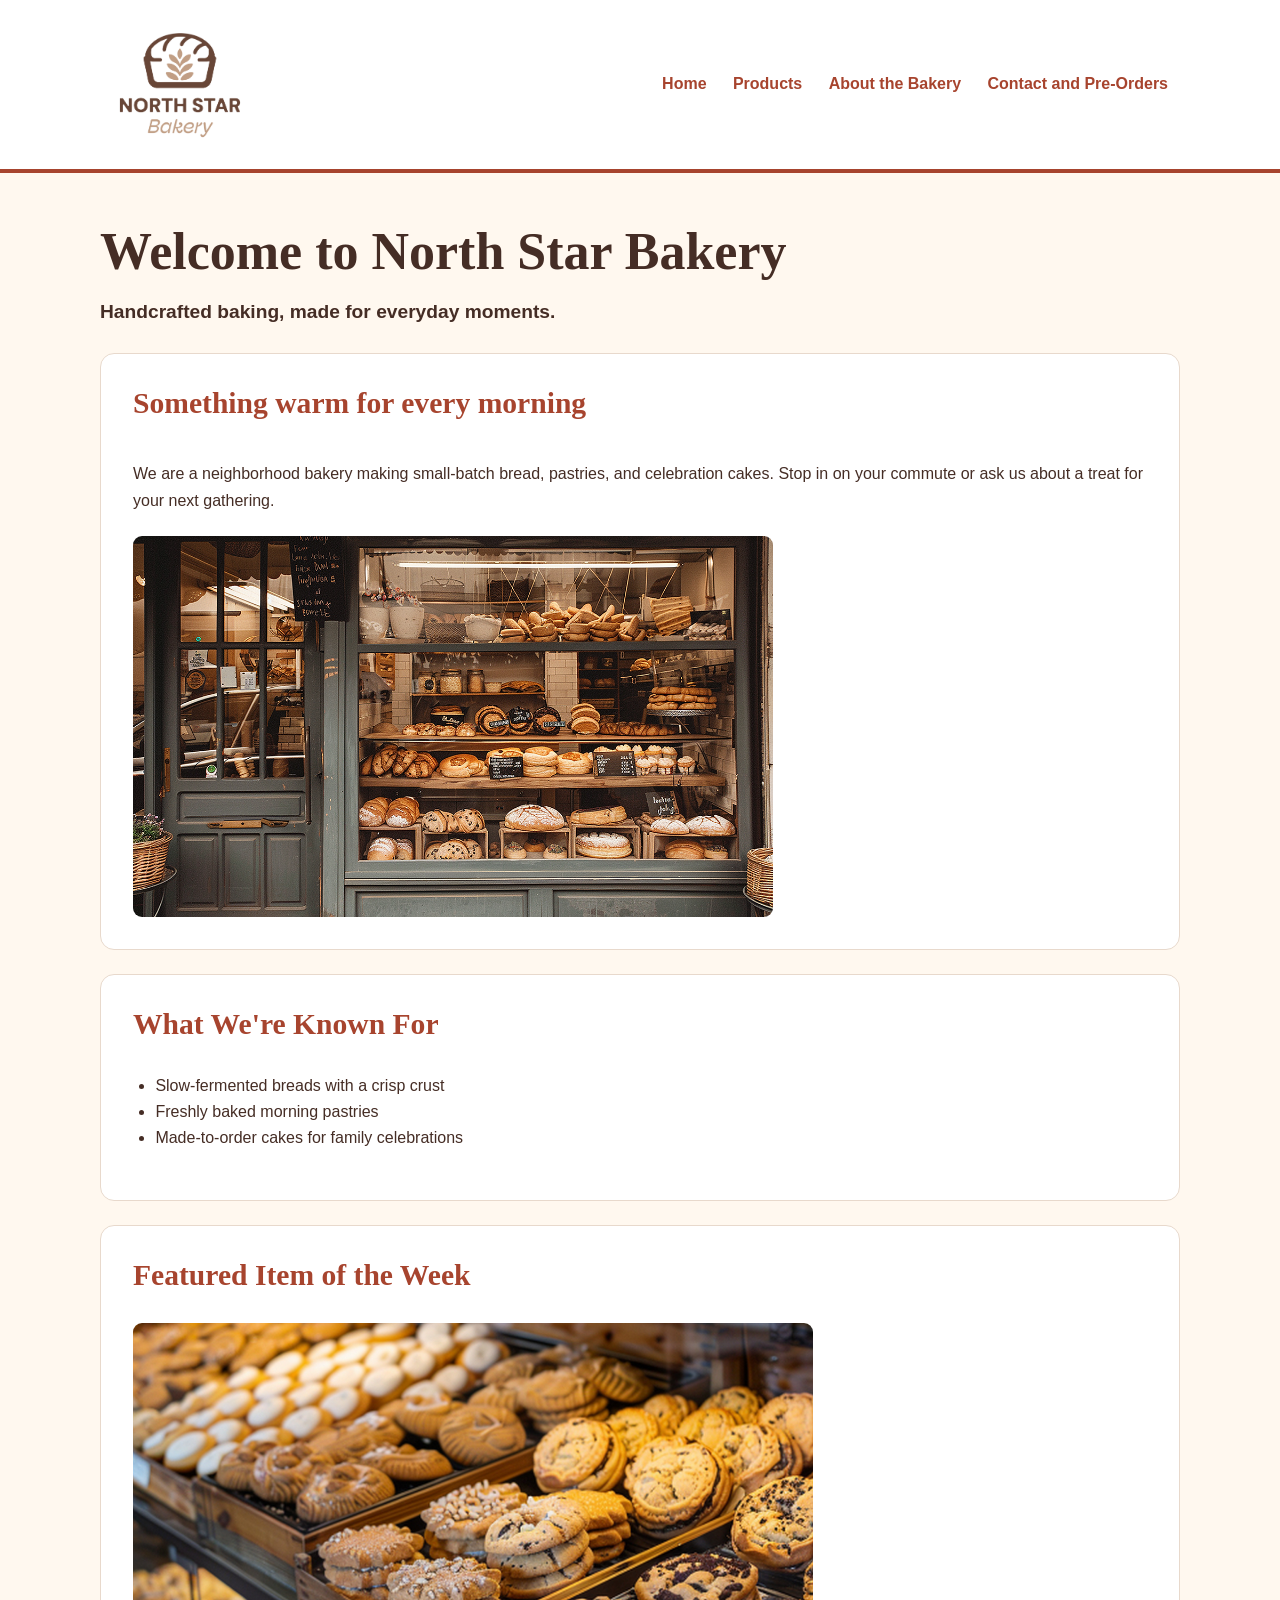
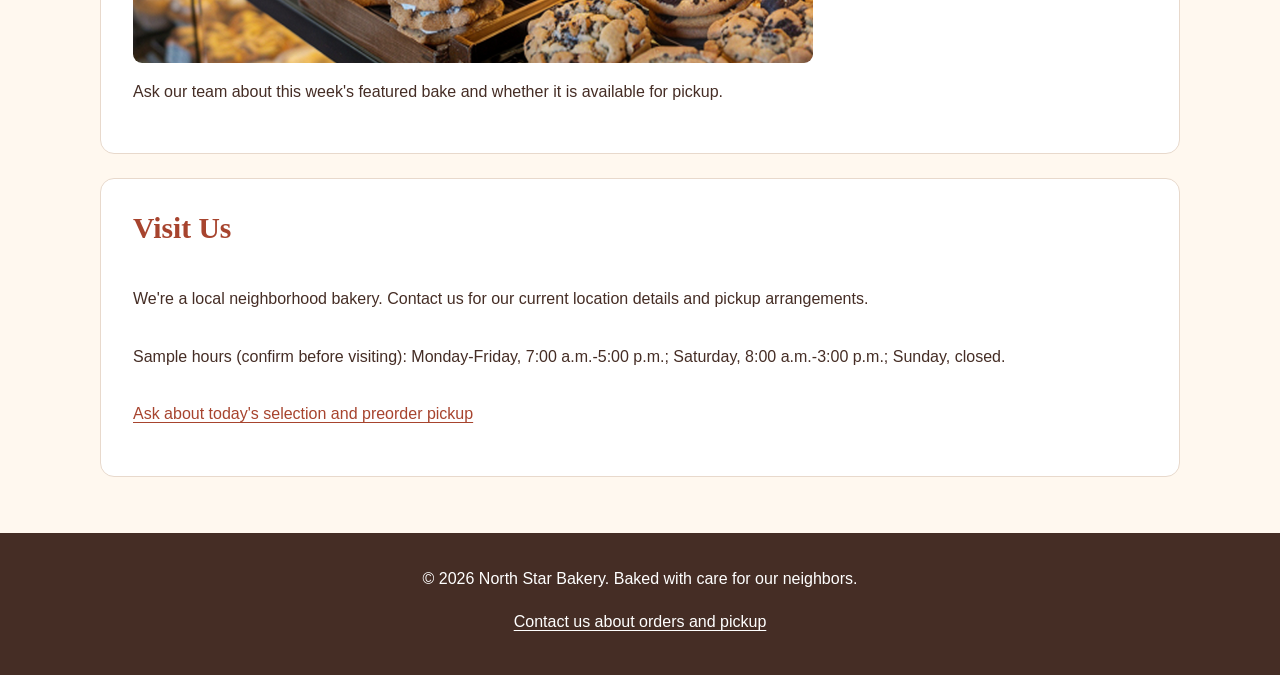
<file: index.html>
<!DOCTYPE html>
<html lang="en">
<head>
  <meta charset="UTF-8">
  <meta name="viewport" content="width=device-width, initial-scale=1.0">
  <title>Home | North Star Bakery</title>
  <link rel="stylesheet" href="styles.css">
</head>
<body>
  <header>
    <a href="index.html" aria-label="North Star Bakery home">
      <img src="media/bakery-logo_c.png" alt="North Star Bakery logo" width="180">
    </a>

    <nav aria-label="Main navigation">
      <ul>
        <li><a href="index.html">Home</a></li>
        <li><a href="products.html">Products</a></li>
        <li><a href="about.html">About the Bakery</a></li>
        <li><a href="contact.html">Contact and Pre-Orders</a></li>
      </ul>
    </nav>
  </header>

  <main>
    <h1>Welcome to North Star Bakery</h1>
    <p class="intro">Handcrafted baking, made for everyday moments.</p>

    <section aria-labelledby="welcome-heading">
      <h2 id="welcome-heading">Something warm for every morning</h2>

      <p>
        We are a neighborhood bakery making small-batch bread,
        pastries, and celebration cakes. Stop in on your commute
        or ask us about a treat for your next gathering.
      </p>

      <img
        src="media/bakery-storefront_c.png"
        alt="North Star Bakery storefront welcoming neighborhood customers"
        width="640">
    </section>

    <section aria-labelledby="known-heading">
      <h2 id="known-heading">What We're Known For</h2>

      <ul>
        <li>Slow-fermented breads with a crisp crust</li>
        <li>Freshly baked morning pastries</li>
        <li>Made-to-order cakes for family celebrations</li>
      </ul>
    </section>

    <section aria-labelledby="featured-heading">
      <h2 id="featured-heading">Featured Item of the Week</h2>

      <picture>
        <source
          media="(max-width: 600px)"
          srcset="media/bakery-feature-small_c.png">

        <img
          src="media/bakery-feature-large_c.png"
          alt="Featured freshly baked bakery item displayed for the week"
          width="680">
      </picture>

      <p>
        Ask our team about this week's featured bake
        and whether it is available for pickup.
      </p>
    </section>

    <section aria-labelledby="visit-heading">
      <h2 id="visit-heading">Visit Us</h2>

      <p>
        We're a local neighborhood bakery. Contact us for our
        current location details and pickup arrangements.
      </p>

      <p>
        Sample hours (confirm before visiting):
        Monday-Friday, 7:00 a.m.-5:00 p.m.;
        Saturday, 8:00 a.m.-3:00 p.m.;
        Sunday, closed.
      </p>

      <p>
        <a href="contact.html">
          Ask about today's selection and preorder pickup
        </a>
      </p>
    </section>
  </main>

  <footer>
    <p>&copy; 2026 North Star Bakery. Baked with care for our neighbors.</p>
    <p>
      <a href="contact.html">Contact us about orders and pickup</a>
    </p>
  </footer>
</body>
</html>
</file>
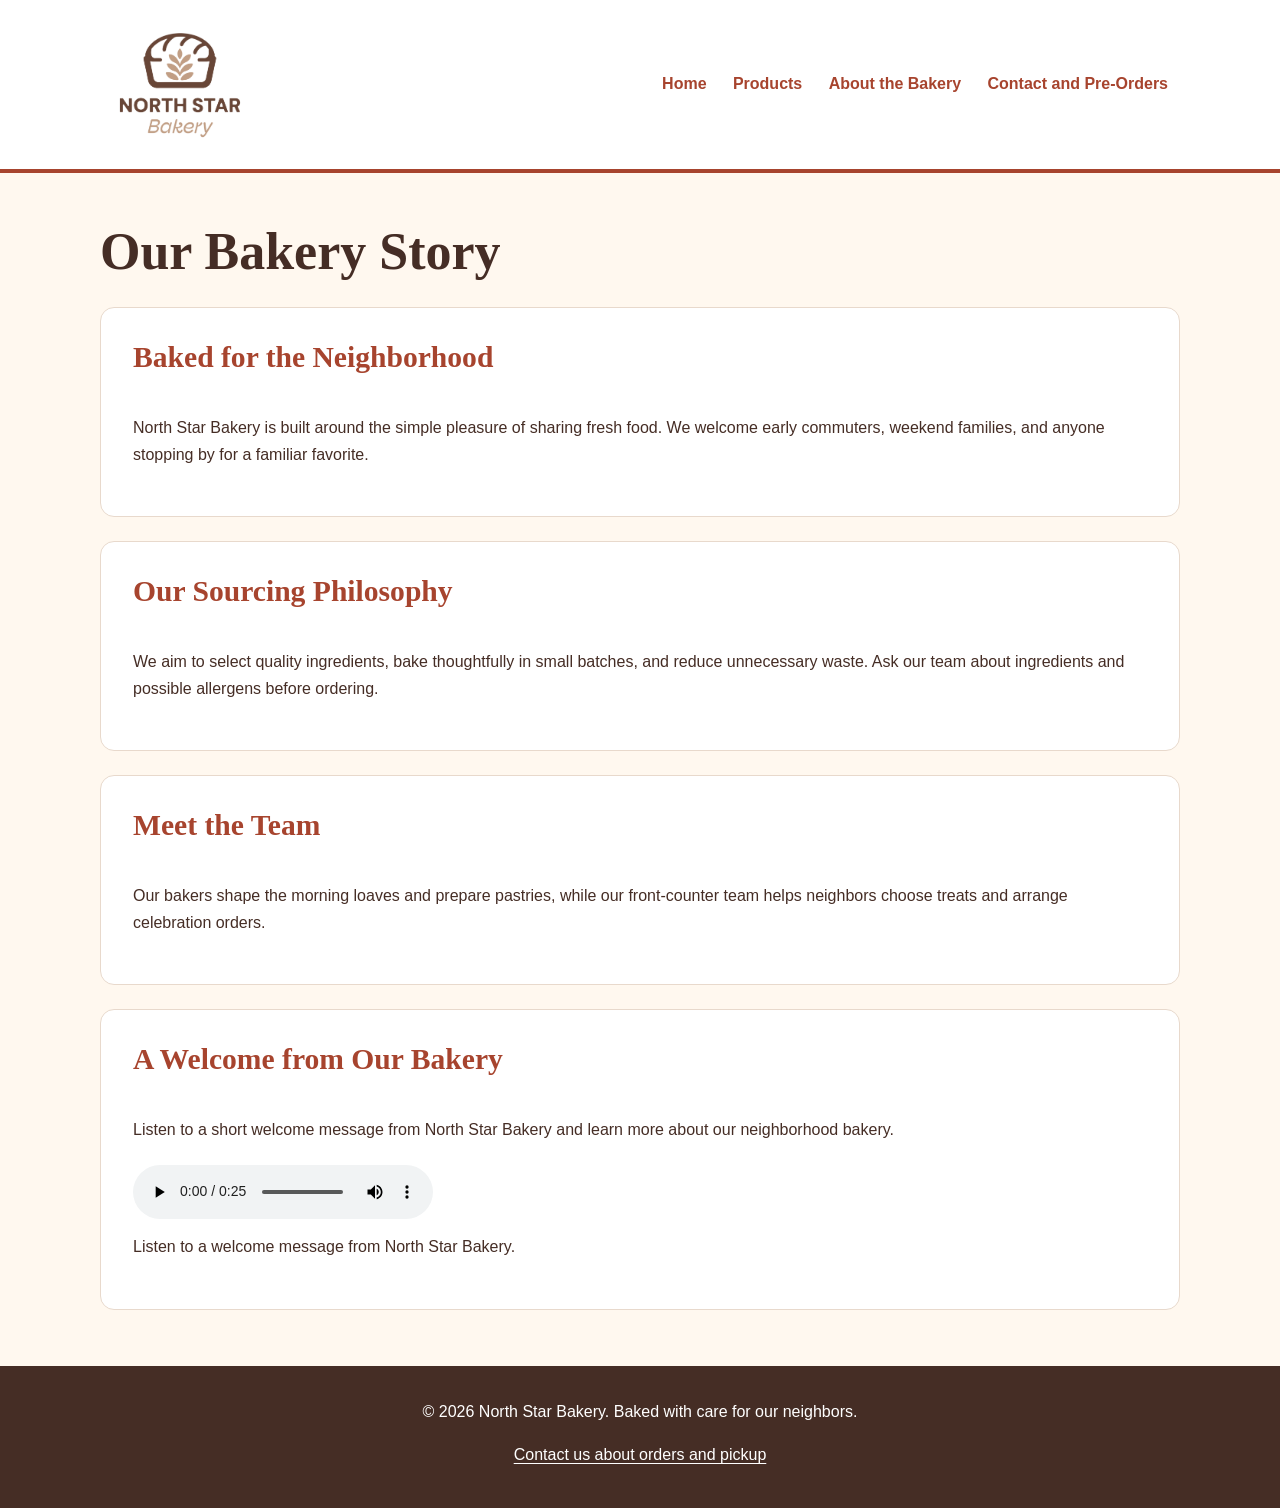
<file: about.html>
<!DOCTYPE html>
<html lang="en">
<head>
  <meta charset="UTF-8">
  <meta name="viewport" content="width=device-width, initial-scale=1.0">
  <title>About | North Star Bakery</title>
  <link rel="stylesheet" href="styles.css">
</head>
<body>
  <header>
    <a href="index.html" aria-label="North Star Bakery home">
      <img
        src="media/bakery-logo_c.png"
        alt="North Star Bakery logo"
        width="180">
    </a>

    <nav aria-label="Main navigation">
      <ul>
        <li><a href="index.html">Home</a></li>
        <li><a href="products.html">Products</a></li>
        <li><a href="about.html">About the Bakery</a></li>
        <li><a href="contact.html">Contact and Pre-Orders</a></li>
      </ul>
    </nav>
  </header>

  <main>
    <h1>Our Bakery Story</h1>

    <section aria-labelledby="story-heading">
      <h2 id="story-heading">Baked for the Neighborhood</h2>
      <p>
        North Star Bakery is built around the simple pleasure
        of sharing fresh food. We welcome early commuters,
        weekend families, and anyone stopping by for a
        familiar favorite.
      </p>
    </section>

    <section aria-labelledby="sourcing-heading">
      <h2 id="sourcing-heading">Our Sourcing Philosophy</h2>
      <p>
        We aim to select quality ingredients, bake thoughtfully
        in small batches, and reduce unnecessary waste.
        Ask our team about ingredients and possible allergens
        before ordering.
      </p>
    </section>

    <section aria-labelledby="staff-heading">
      <h2 id="staff-heading">Meet the Team</h2>
      <p>
        Our bakers shape the morning loaves and prepare
        pastries, while our front-counter team helps neighbors
        choose treats and arrange celebration orders.
      </p>
    </section>

    <section aria-labelledby="behind-heading">
      <h2 id="behind-heading">A Welcome from Our Bakery</h2>

      <p>
        Listen to a short welcome message from North Star
        Bakery and learn more about our neighborhood bakery.
      </p>

      <audio controls preload="metadata">
        <source
          src="media/bakery-welcome_c.mp3"
          type="audio/mpeg">
        Your browser does not support HTML audio.
        Please contact the bakery for more information.
      </audio>

      <p>
        Listen to a welcome message from North Star Bakery.
      </p>
    </section>
  </main>

  <footer>
    <p>
      &copy; 2026 North Star Bakery.
      Baked with care for our neighbors.
    </p>
    <p>
      <a href="contact.html">
        Contact us about orders and pickup
      </a>
    </p>
  </footer>
</body>
</html>
</file>
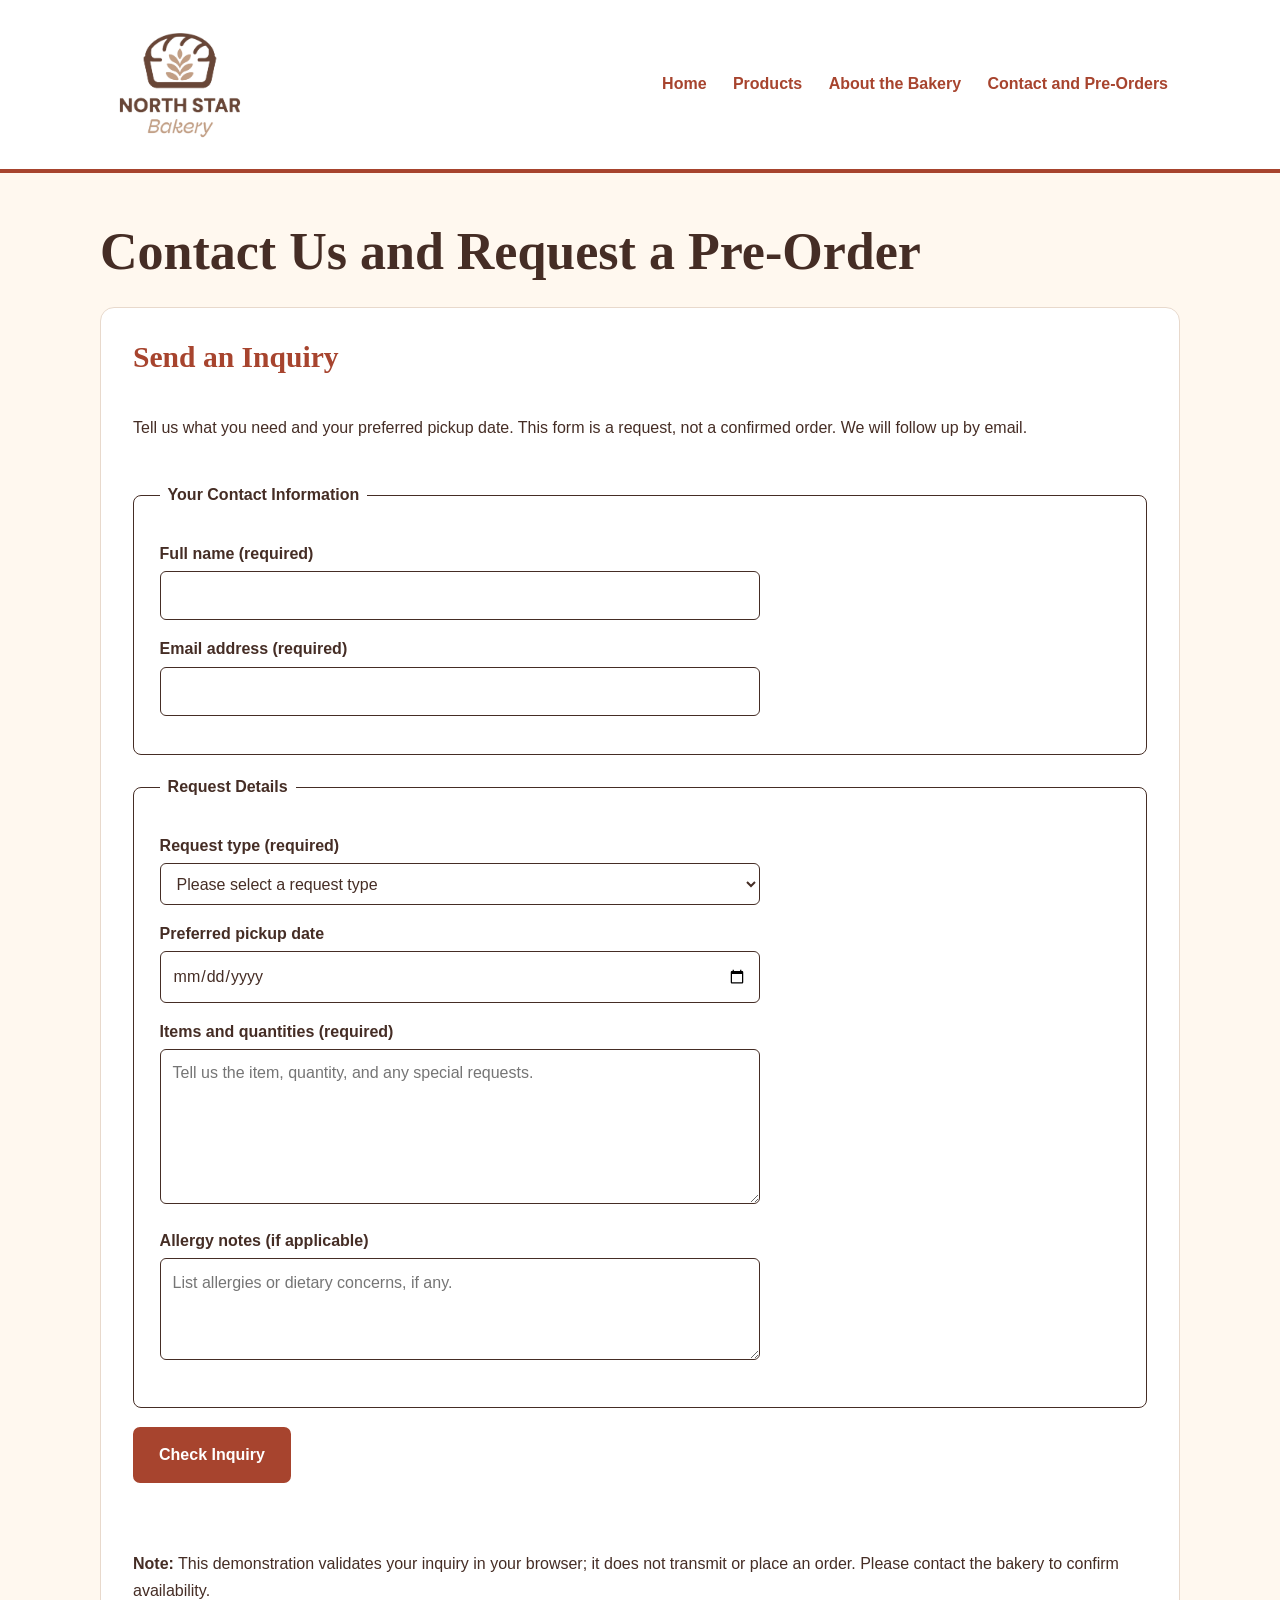
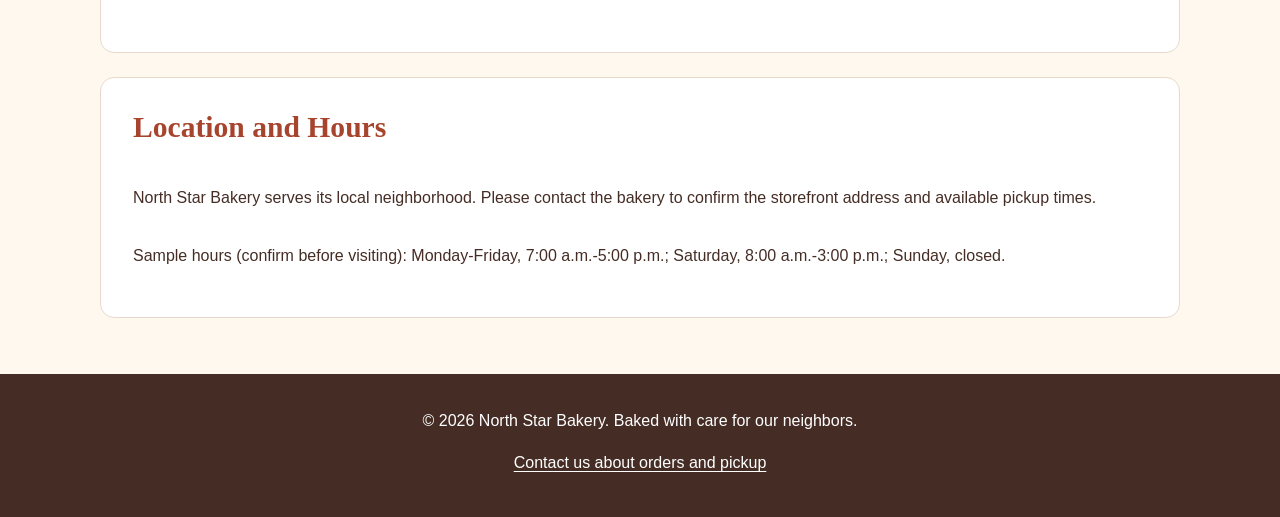
<file: contact.html>
<!DOCTYPE html>
<html lang="en">
<head>
  <meta charset="UTF-8">
  <meta name="viewport" content="width=device-width, initial-scale=1.0">
  <title>Contact and Pre-Orders | North Star Bakery</title>
  <link rel="stylesheet" href="styles.css">
</head>
<body>
  <header>
    <a href="index.html" aria-label="North Star Bakery home">
      <img src="media/bakery-logo_c.png" alt="North Star Bakery logo" width="180">
    </a>
    <nav aria-label="Main navigation">
      <ul>
        <li><a href="index.html">Home</a></li>
        <li><a href="products.html">Products</a></li>
        <li><a href="about.html">About the Bakery</a></li>
        <li><a href="contact.html">Contact and Pre-Orders</a></li>
      </ul>
    </nav>
  </header>
  <main>
    <h1>Contact Us and Request a Pre-Order</h1>
    <section aria-labelledby="request-heading">
      <h2 id="request-heading">Send an Inquiry</h2>
      <p>Tell us what you need and your preferred pickup date. This form is a request, not a confirmed order. We will follow up by email.</p>
      <form id="preorder-form" action="#" method="post" novalidate>
        <fieldset>
          <legend>Your Contact Information</legend>
          <p><label for="customer-name">Full name (required)</label><br>
          <input id="customer-name" name="customer_name" type="text" autocomplete="name" required maxlength="100"><span class="field-error" id="customer-name-error" aria-live="polite"></span></p>
          <p><label for="customer-email">Email address (required)</label><br>
          <input id="customer-email" name="customer_email" type="email" autocomplete="email" required><span class="field-error" id="customer-email-error" aria-live="polite"></span></p>
        </fieldset>
        <fieldset>
          <legend>Request Details</legend>
          <p><label for="request-type">Request type (required)</label><br>
          <select id="request-type" name="request_type" required>
            <option value="">Please select a request type</option>
            <option value="preorder">Pre-order</option>
            <option value="question">General question</option>
          </select><span class="field-error" id="request-type-error" aria-live="polite"></span></p>
          <p><label for="pickup-date">Preferred pickup date</label><br>
          <input id="pickup-date" name="pickup_date" type="date"></p>
          <p><label for="item-details">Items and quantities (required)</label><br>
          <textarea id="item-details" name="item_details" rows="5" cols="40" required maxlength="1000" placeholder="Tell us the item, quantity, and any special requests."></textarea><span class="field-error" id="item-details-error" aria-live="polite"></span></p>
          <p><label for="allergies">Allergy notes (if applicable)</label><br>
          <textarea id="allergies" name="allergy_notes" rows="3" cols="40" maxlength="500" placeholder="List allergies or dietary concerns, if any."></textarea></p>
        </fieldset>
        <p><button type="submit">Check Inquiry</button></p>
        <p id="form-status" class="status-message" role="status" aria-live="polite"></p>
      </form>
      <p><strong>Note:</strong> This demonstration validates your inquiry in your browser; it does not transmit or place an order. Please contact the bakery to confirm availability.</p>
    </section>
    <section aria-labelledby="location-heading">
      <h2 id="location-heading">Location and Hours</h2>
      <p>North Star Bakery serves its local neighborhood. Please contact the bakery to confirm the storefront address and available pickup times.</p>
      <p>Sample hours (confirm before visiting): Monday-Friday, 7:00 a.m.-5:00 p.m.; Saturday, 8:00 a.m.-3:00 p.m.; Sunday, closed.</p>
    </section>
  </main>
  <footer>
    <p>&copy; 2026 North Star Bakery. Baked with care for our neighbors.</p>
    <p><a href="contact.html">Contact us about orders and pickup</a></p>
  </footer>
  <script src="script.js" defer></script>
</body>
</html>
</file>
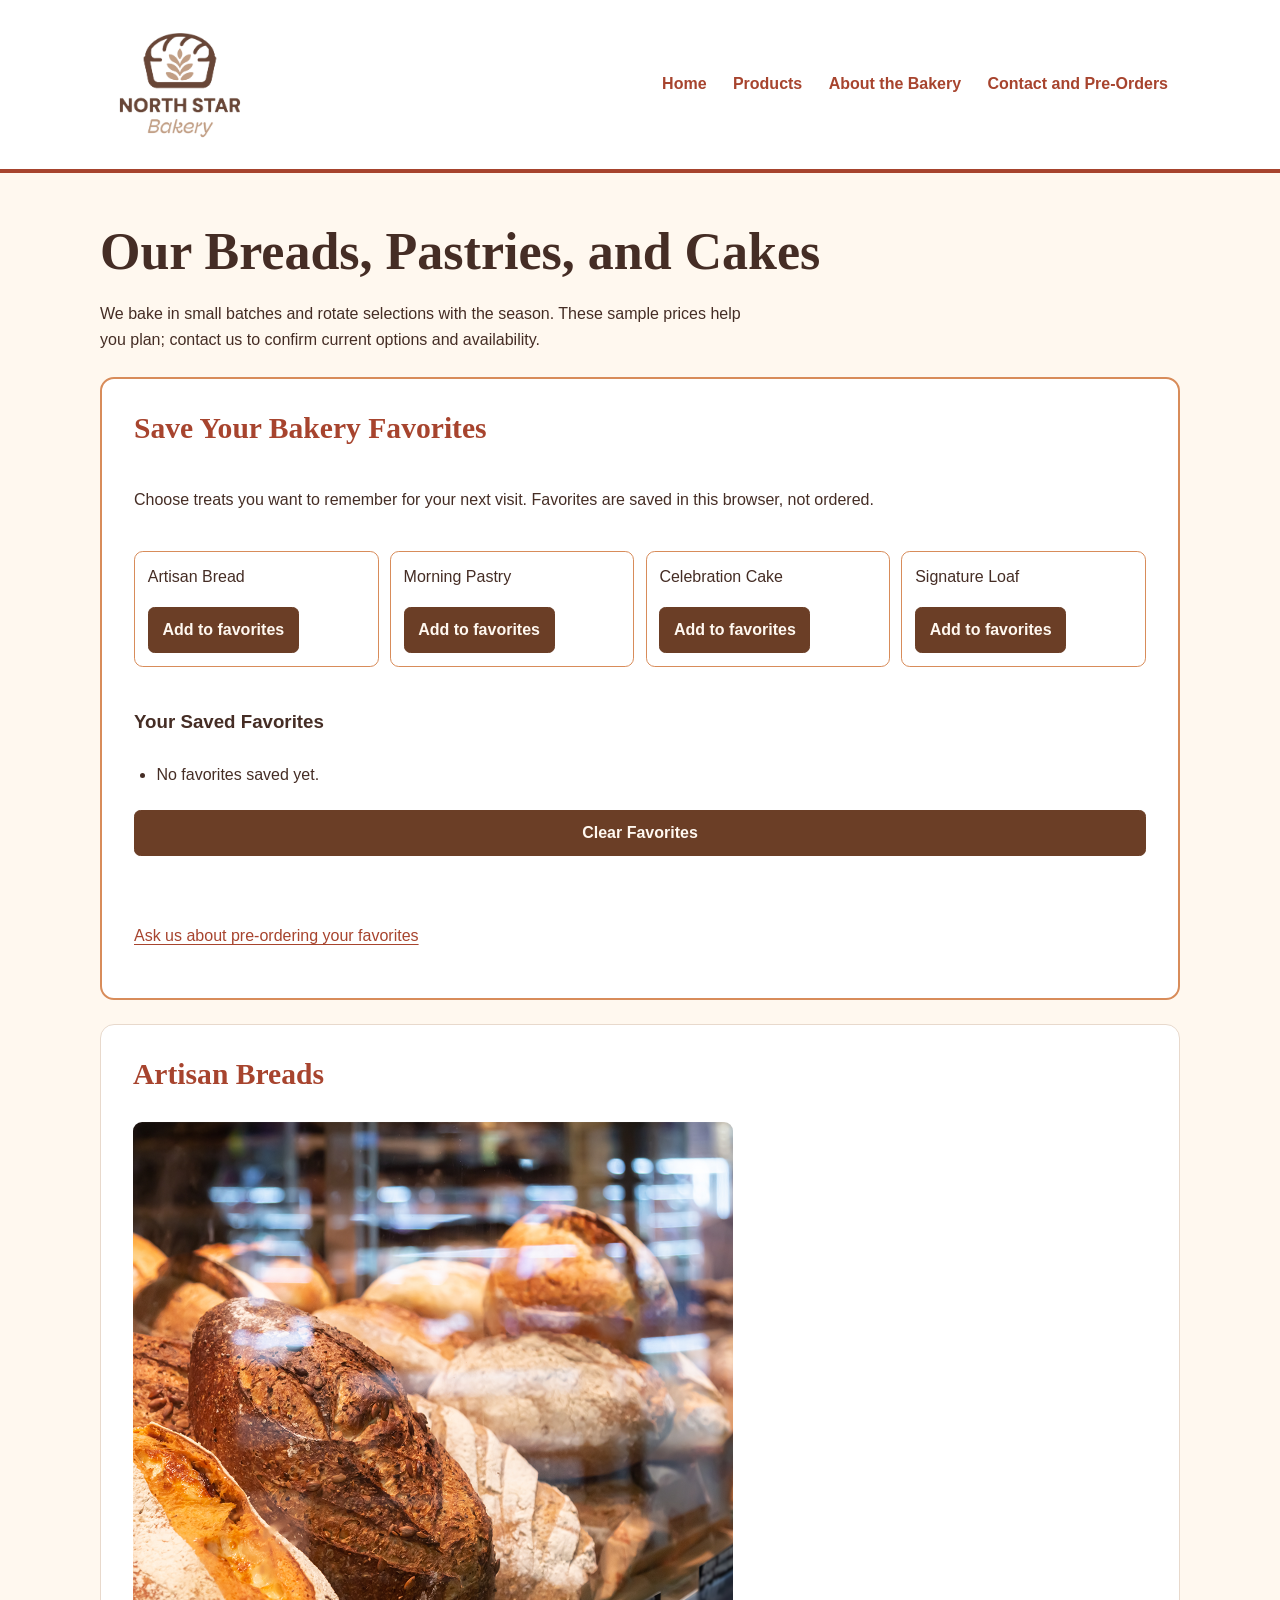
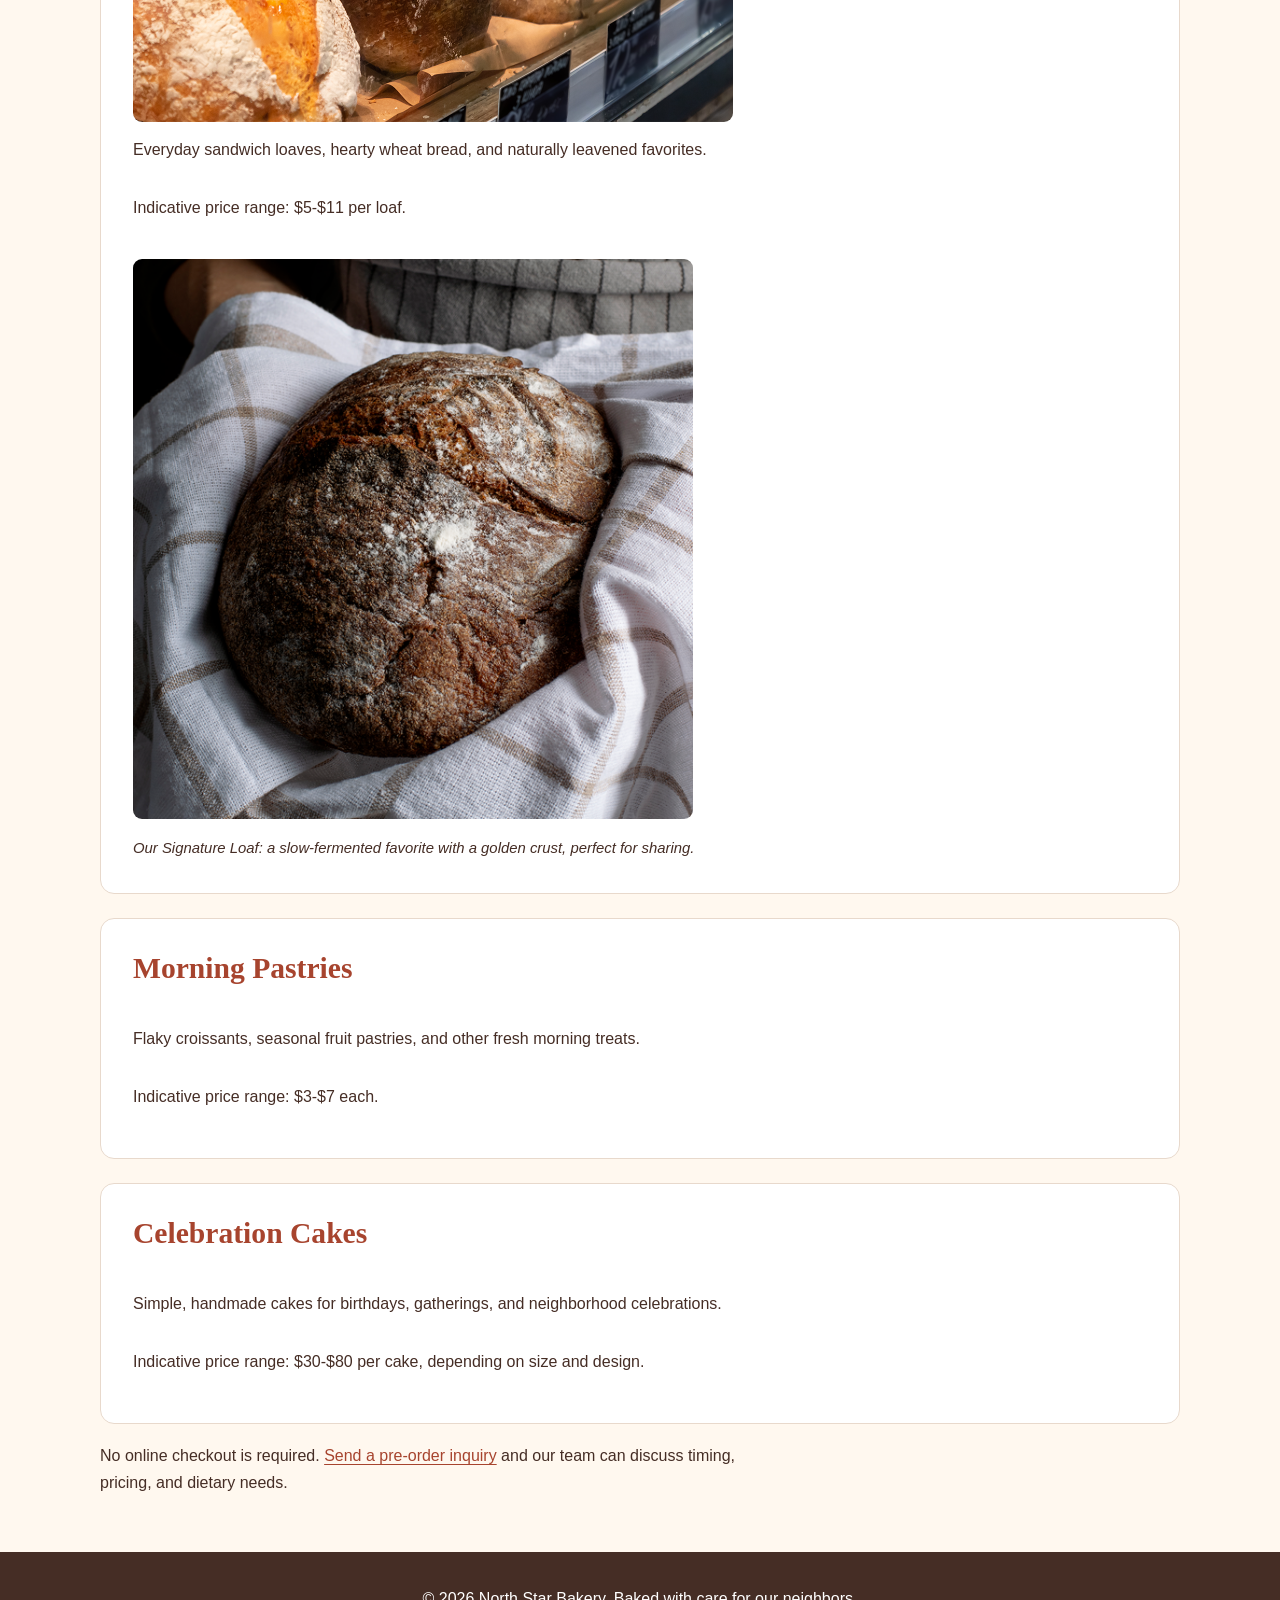
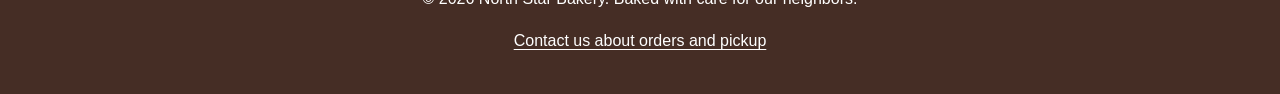
<file: products.html>
<!DOCTYPE html>
<html lang="en">
<head>
  <meta charset="UTF-8">
  <meta name="viewport" content="width=device-width, initial-scale=1.0">
  <title>Products | North Star Bakery</title>
  <link rel="stylesheet" href="styles.css">
</head>
<body>
  <header>
    <a href="index.html" aria-label="North Star Bakery home">
      <img src="media/bakery-logo_c.png" alt="North Star Bakery logo" width="180">
    </a>
    <nav aria-label="Main navigation">
      <ul>
        <li><a href="index.html">Home</a></li>
        <li><a href="products.html">Products</a></li>
        <li><a href="about.html">About the Bakery</a></li>
        <li><a href="contact.html">Contact and Pre-Orders</a></li>
      </ul>
    </nav>
  </header>
  <main>
    <h1>Our Breads, Pastries, and Cakes</h1>
    <p>We bake in small batches and rotate selections with the season. These sample prices help you plan; contact us to confirm current options and availability.</p>
    <section aria-labelledby="favorites-heading" class="favorites-panel">
      <h2 id="favorites-heading">Save Your Bakery Favorites</h2>
      <p>Choose treats you want to remember for your next visit. Favorites are saved in this browser, not ordered.</p>
      <div id="favorite-options" class="favorite-options" aria-label="Bakery products to save"></div>
      <h3>Your Saved Favorites</h3>
      <ul id="favorite-list" aria-live="polite"><li>No favorites saved yet.</li></ul>
      <button type="button" id="clear-favorites">Clear Favorites</button>
      <p id="favorite-status" class="status-message" role="status" aria-live="polite"></p>
      <p><a href="contact.html">Ask us about pre-ordering your favorites</a></p>
    </section>
    <section aria-labelledby="bread-heading">
      <h2 id="bread-heading">Artisan Breads</h2>
      <img src="media/bakery-bread_c.png" alt="Freshly baked artisan breads arranged for sale" width="600">
      <p>Everyday sandwich loaves, hearty wheat bread, and naturally leavened favorites.</p>
      <p>Indicative price range: $5-$11 per loaf.</p>
      <figure>
        <img src="media/bakery-signature-loaf_c.png" alt="North Star Bakery signature artisan loaf with a golden baked crust" width="560">
        <figcaption>Our Signature Loaf: a slow-fermented favorite with a golden crust, perfect for sharing.</figcaption>
      </figure>
    </section>
    <section aria-labelledby="pastry-heading">
      <h2 id="pastry-heading">Morning Pastries</h2>
      <p>Flaky croissants, seasonal fruit pastries, and other fresh morning treats.</p>
      <p>Indicative price range: $3-$7 each.</p>
    </section>
    <section aria-labelledby="cake-heading">
      <h2 id="cake-heading">Celebration Cakes</h2>
      <p>Simple, handmade cakes for birthdays, gatherings, and neighborhood celebrations.</p>
      <p>Indicative price range: $30-$80 per cake, depending on size and design.</p>
    </section>
    <p>No online checkout is required. <a href="contact.html">Send a pre-order inquiry</a> and our team can discuss timing, pricing, and dietary needs.</p>
  </main>
  <footer>
    <p>&copy; 2026 North Star Bakery. Baked with care for our neighbors.</p>
    <p><a href="contact.html">Contact us about orders and pickup</a></p>
  </footer>
  <script src="script.js" defer></script>
</body>
</html>
</file>
<file: styles.css>
/* North Star Bakery | Touchstone 3 | Mobile-first CSS */
:root {
  --cream: #FFF8EF;
  --brown: #452D25;
  --rust: #A7442E;
  --white: #FFFFFF;
}
* { box-sizing: border-box; }
html { scroll-behavior: smooth; }
body { margin: 0; background: var(--cream); color: var(--brown); font-family: Arial, Helvetica, sans-serif; line-height: 1.65; font-size: 1rem; }
a { color: var(--rust); text-underline-offset: .2em; }
a:hover { text-decoration-thickness: 2px; }
a:focus-visible, button:focus-visible, input:focus-visible, select:focus-visible, textarea:focus-visible { outline: 3px solid var(--rust); outline-offset: 3px; }
header { background: var(--white); border-bottom: 4px solid var(--rust); padding: 1rem max(1rem, calc((100vw - 1080px)/2)); display: flex; flex-direction: column; align-items: center; gap: .75rem; }
header > a { display: inline-flex; align-items: center; }
header img { max-width: 150px; height: auto; }
nav { width: 100%; }
nav ul { display: flex; flex-wrap: wrap; justify-content: center; gap: .5rem; padding: 0; margin: 0; list-style: none; }
nav a { display: block; padding: .5rem .75rem; font-weight: 700; text-decoration: none; border-radius: .45rem; }
nav a:hover, nav a:focus-visible { background: var(--cream); }
main { width: min(100% - 2rem, 1080px); margin: 2rem auto 3.5rem; }
h1,h2 { font-family: Georgia, 'Times New Roman', serif; line-height: 1.2; }
h1 { font-size: clamp(2rem, 6vw, 3.25rem); margin: 0 0 1.1rem; }
h2 { color: var(--rust); font-size: clamp(1.4rem, 3vw, 1.85rem); margin-top: 0; }
p { margin: .6rem 0 1rem; }
.intro { font-size: 1.2rem; font-weight: 700; margin-top: -.3rem; margin-bottom: 1.6rem; }
main > section { display: flex; flex-direction: column; gap: .35rem; background: var(--white); border: 1px solid #e8d9cc; border-radius: 14px; padding: 1.3rem; margin: 1.2rem 0; }
main > section ul { margin-top: 0; padding-left: 1.4rem; }
main > p { max-width: 75ch; }
img, picture, video { max-width: 100%; height: auto; }
main img, video { border-radius: 9px; }
picture { display: block; }
picture img { display: block; }
figure { margin: 1rem 0 0; max-width: 650px; }
figcaption { font-size: .93rem; padding: .55rem 0 0; font-style: italic; }
fieldset { border: 1px solid var(--brown); border-radius: 8px; padding: 1rem; margin: 1.2rem 0; min-width: 0; }
legend { font-weight: 700; padding: 0 .5rem; }
label { display: inline-block; font-weight: 700; margin-bottom: .25rem; }
input,select,textarea { color: var(--brown); font: inherit; padding: .65rem .75rem; width: 100%; max-width: 600px; background: var(--white); border: 1px solid var(--brown); border-radius: 6px; }
textarea { resize: vertical; }
button { font: inherit; font-weight: 700; padding: .8rem 1.5rem; color: var(--white); background: var(--rust); border: 2px solid var(--rust); border-radius: 7px; cursor: pointer; }
button:hover { background: var(--brown); border-color: var(--brown); }
footer { background: var(--brown); color: var(--white); text-align: center; padding: 1.5rem 1rem; }
footer a { color: var(--white); }
@media (min-width: 760px) {
  header { flex-direction: row; justify-content: space-between; }
  header img { max-width: 160px; }
  nav { width: auto; }
  nav ul { justify-content: flex-end; gap: .15rem; }
  main { margin-top: 3rem; }
  main > section { padding: 2rem; }
  main > section:has(> img), main > section:has(> picture) { align-items: flex-start; }
  main > section > img, main > section > picture { max-width: 740px; }
  fieldset { padding: 1.4rem 1.6rem; }
}
@media (min-width: 1050px) {
  main > section { margin-top: 1.5rem; }
}

/* Touchstone 4: favorites and validation (mobile first) */
.favorites-panel { border: 2px solid #D88C5A; }
.favorite-options { display: flex; flex-direction: column; gap: .7rem; margin: 1rem 0; }
.favorite-choice { display: flex; align-items: center; justify-content: space-between; gap: 1rem; padding: .8rem; border: 1px solid #D88C5A; border-radius: .55rem; flex-wrap: wrap; }
.favorite-choice button, #clear-favorites { cursor: pointer; padding: .55rem .85rem; border: 1px solid #6B3E26; border-radius: .4rem; background: #6B3E26; color: #FFF8F0; }
.favorite-choice button[aria-pressed="true"] { background: #FFF8F0; color: #6B3E26; }
.field-error { display:block; color: #982b17; font-weight: 700; font-size: .92rem; margin-top: .3rem; }
[aria-invalid="true"] { outline: 2px solid #982b17; outline-offset: 1px; }
.status-message { min-height: 1.3em; font-weight: 700; }
@media (min-width: 700px) { .favorite-options { flex-direction: row; flex-wrap: wrap; } .favorite-choice { flex: 1 1 180px; } }
</file>
